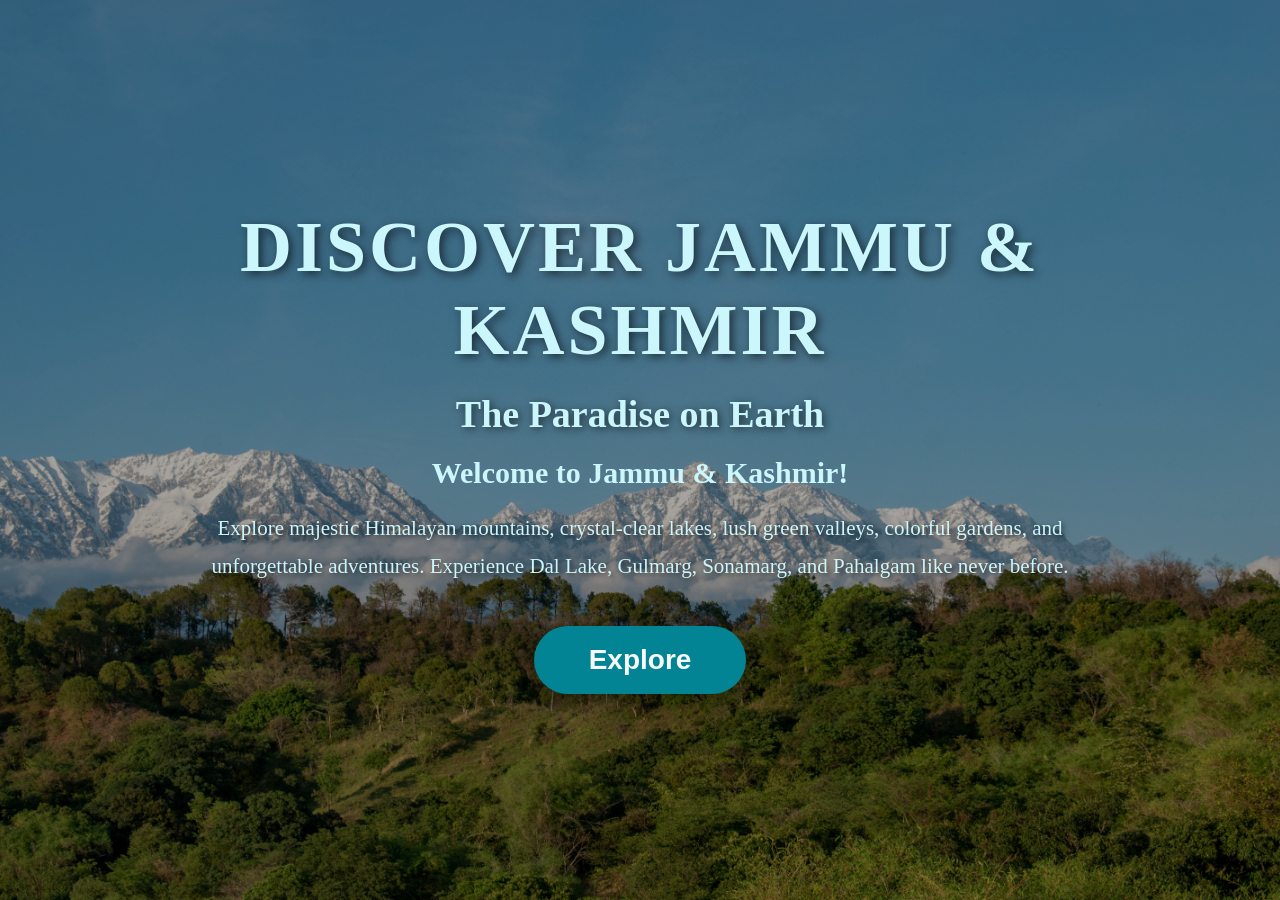
<file: index.html>
<!DOCTYPE html>
<html lang="en">
<head>
    <meta charset="UTF-8">
    <meta name="viewport" content="width=device-width, initial-scale=1.0">
    <title>Jammu and Kashmir Tourism</title>
    <link rel="stylesheet" href="style.css">
</head>
<body>

    <section class="hero">

        <div class="overlay"></div>

        <div class="container">

            <h1>DISCOVER JAMMU & KASHMIR</h1>

            <h2> The Paradise on Earth </h2>

            <h3>Welcome to Jammu & Kashmir!</h3>

            <p>
                Explore majestic Himalayan mountains, crystal-clear lakes,
                lush green valleys, colorful gardens, and unforgettable
                adventures. Experience Dal Lake, Gulmarg, Sonamarg,
                and Pahalgam like never before.
            </p>

            <button onclick="startExploring()">
                Explore
            </button>

        </div>

    </section>

    <script src="script.js"></script>

</body>
</html>
</file>
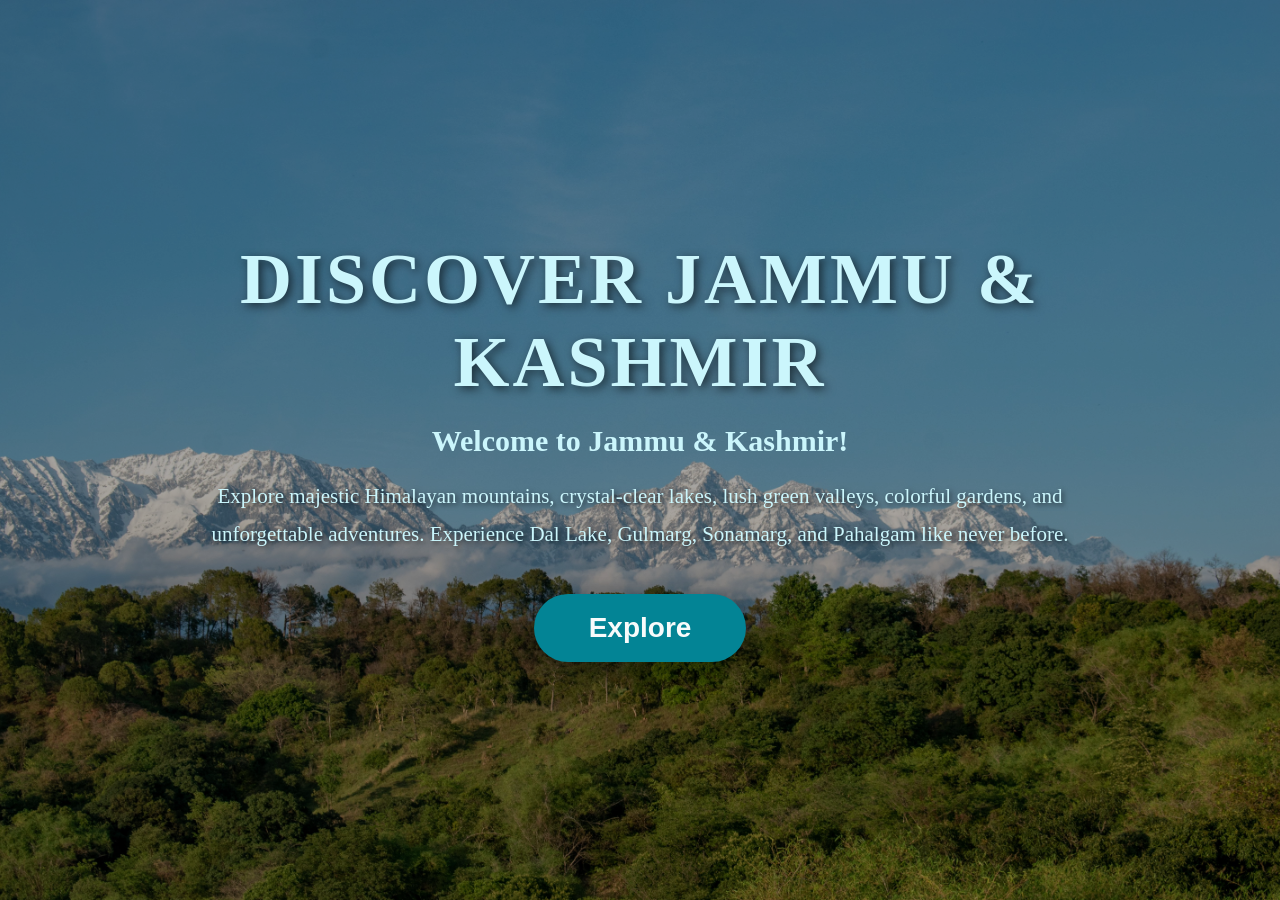
<file: Home/index.html>
<!DOCTYPE html>
<html lang="en">
<head>
    <meta charset="UTF-8">
    <meta name="viewport" content="width=device-width, initial-scale=1.0">
    <title>Jammu and Kashmir Tourism</title>
    <link rel="stylesheet" href="style.css">
</head>
<body>

    <section class="hero">

        <div class="overlay"></div>

        <div class="container">

            <h1>DISCOVER JAMMU & KASHMIR</h1>

            

            <h3>Welcome to Jammu & Kashmir!</h3>

            <p>
                Explore majestic Himalayan mountains, crystal-clear lakes,
                lush green valleys, colorful gardens, and unforgettable
                adventures. Experience Dal Lake, Gulmarg, Sonamarg,
                and Pahalgam like never before.
            </p>

            <button onclick="startExploring()">
                Explore
            </button>

        </div>

    </section>

    <script src="script.js"></script>

</body>
</html>
</file>
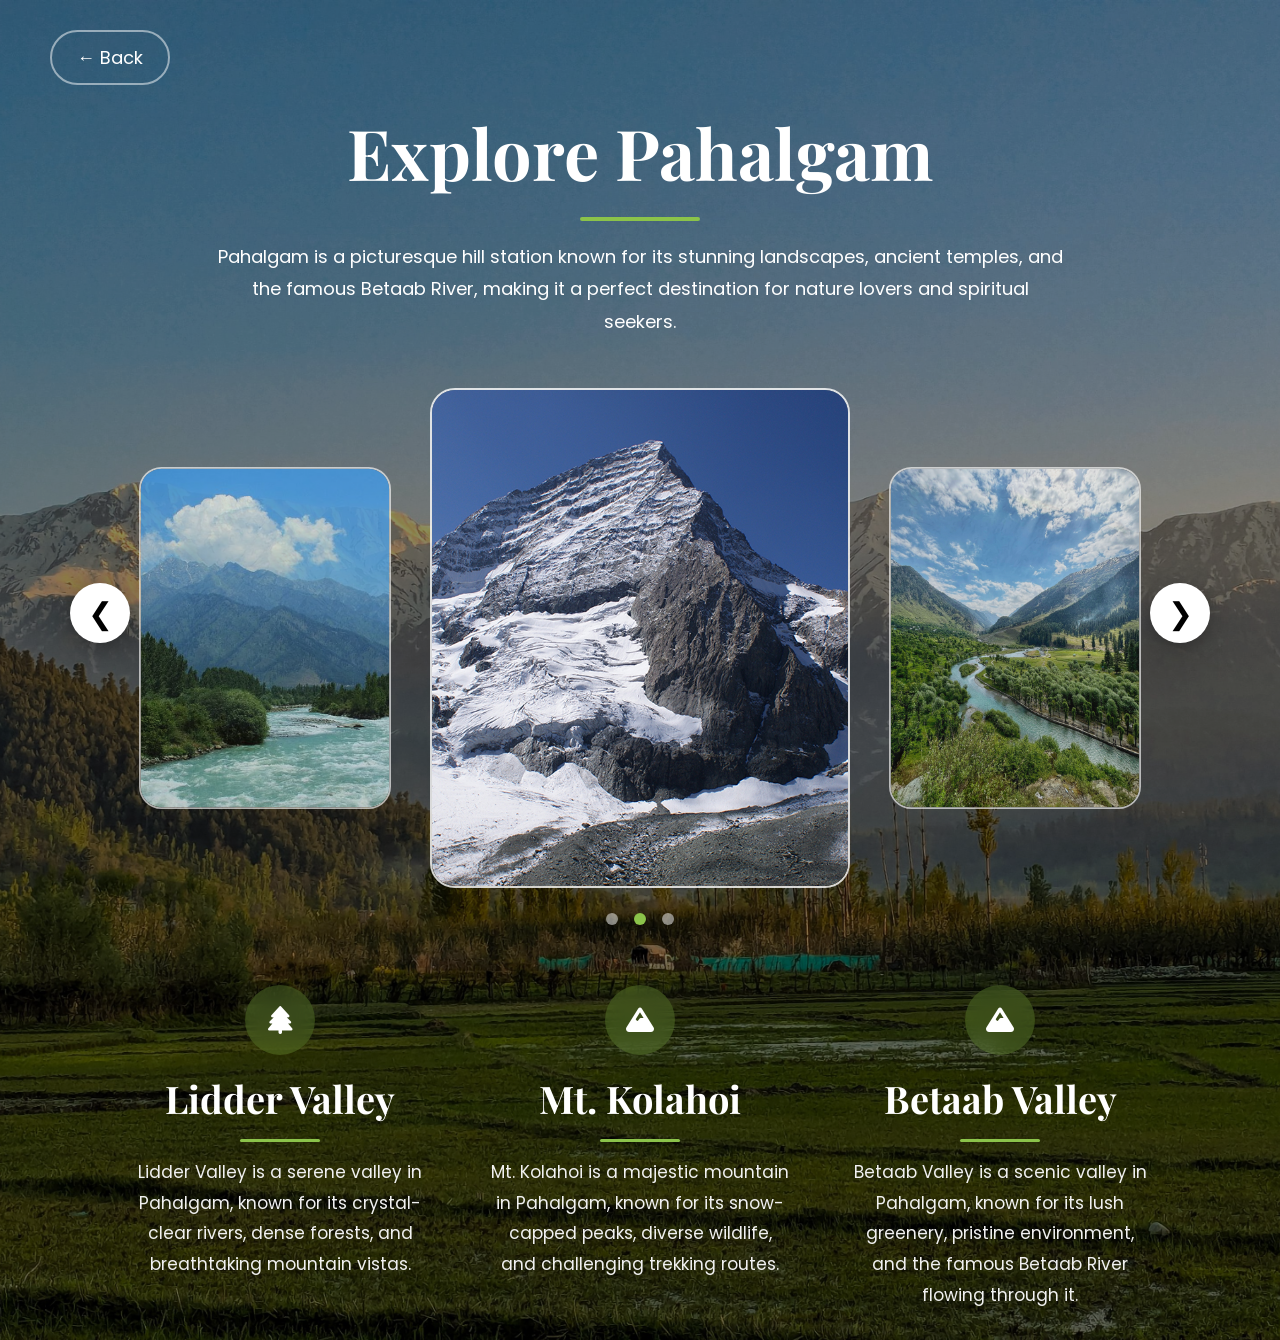
<file: pahalgam.html>
<!DOCTYPE html>
<html lang="en">
<head>
    <meta charset="UTF-8">
    <meta name="viewport" content="width=device-width, initial-scale=1.0">
    <title>Explore Pahalgam</title>
    <link rel="stylesheet" href="pahalgam.css">
    <link rel="stylesheet" href="https://cdnjs.cloudflare.com/ajax/libs/font-awesome/6.5.2/css/all.min.css">
   
</head>

<body>

<div class="overlay">

    <!-- Back Button -->
    <a href="place.html" class="back-btn">← Back</a>

    <!-- Heading -->
    <h1>Explore Pahalgam</h1>

    <div class="line"></div>

    <p class="subtitle">
        Pahalgam is a picturesque hill station known for its stunning landscapes, ancient temples, and the famous Betaab River, making it a perfect destination for nature lovers and spiritual seekers.
    </p>

    <!-- Image Slider -->

    <div class="slider">

        <button class="arrow left" onclick="prevSlide()">&#10094;</button>

        <div class="slider-container">

            

            <img src="pahalgam_img/Lidder-Valley.avif" class="slide active" alt="Lidder Valley">

            <img src="pahalgam_img/Mt.kolahoi.jpg" class="slide side" alt="Mt. Kolahoi">

            <img src="pahalgam_img/Betaab Valley.jpg" class="slide side" alt="Betaab Valley">

        </div>

        <button class="arrow right" onclick="nextSlide()">&#10095;</button>

    </div>

    <!-- Dots -->

    <div class="dots">

        <span class="dot active-dot"></span>

        <span class="dot"></span>

        <span class="dot"></span>

    </div>

    <!-- Places -->

    <div class="cards">

        <div class="card">
             <div class="icon">
            <i class="fa-solid fa-tree"></i>
        </div>
            <h2>Lidder Valley</h2>
            <div class="small-line"></div>
            <p>
                Lidder Valley is a serene valley in Pahalgam, known for its crystal-clear rivers, dense forests, and breathtaking mountain vistas.
            </p>
        </div>

        <div class="card">
             <div class="icon">
            <i class="fa-solid fa-mountain"></i>
        </div>
            <h2>Mt. Kolahoi</h2>
            <div class="small-line"></div>
            <p>
                Mt. Kolahoi is a majestic mountain in Pahalgam, known for its snow-capped peaks, diverse wildlife, and challenging trekking routes.
            </p>
        </div>

        <div class="card">
             <div class="icon">
            <i class="fa-solid fa-mountain"></i>
        </div>
            <h2>Betaab Valley</h2>
            <div class="small-line"></div>
            <p>
                Betaab Valley is a scenic valley in Pahalgam, known for its lush greenery, pristine environment, and the famous Betaab River flowing through it.
            </p>
        </div>

    </div>

</div>

<script src="pahalgam.js"></script>

</body>
</html>
</file>
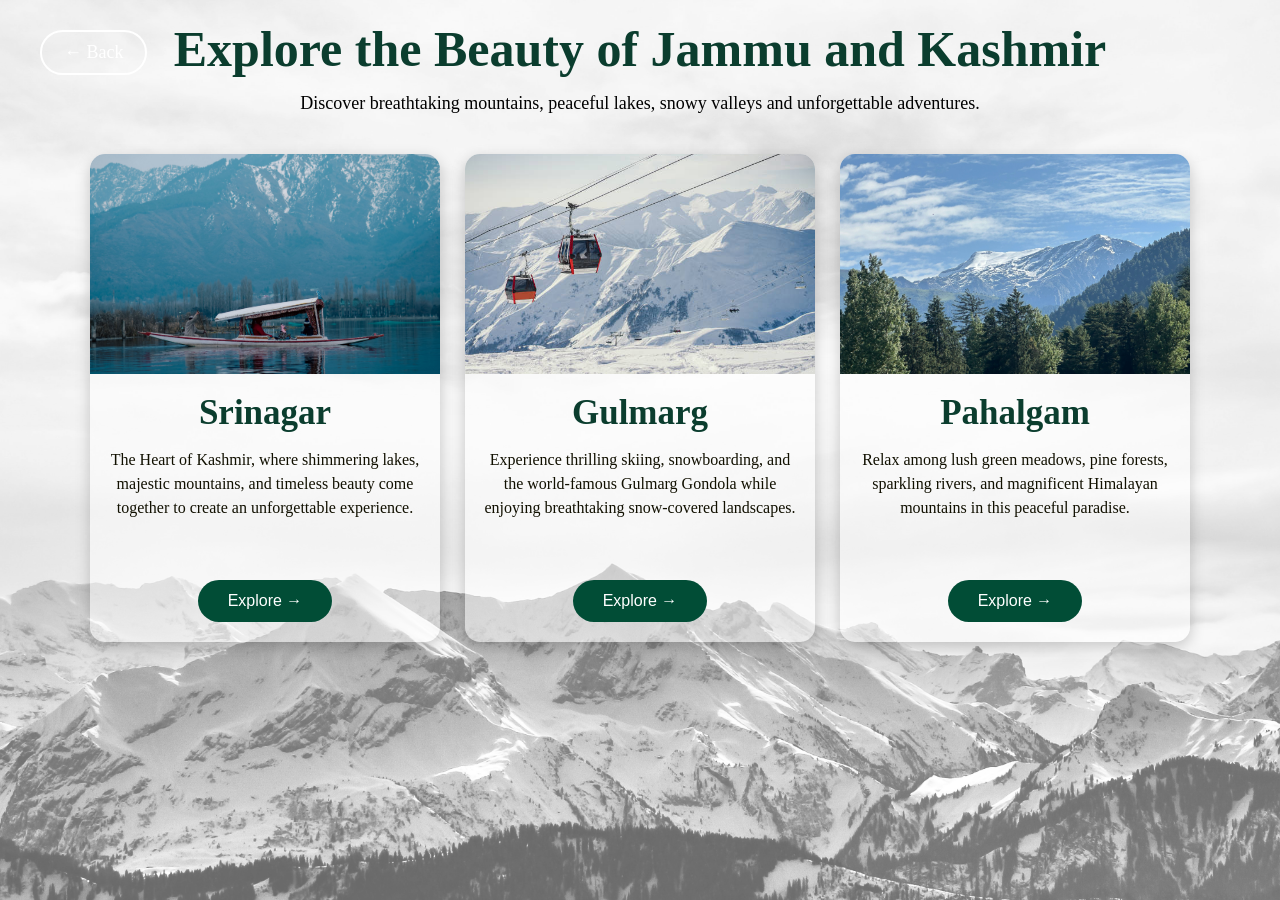
<file: place.html>
<!DOCTYPE html>
<html lang="en">
<head>
    <meta charset="UTF-8">
    <meta name="viewport" content="width=device-width, initial-scale=1.0">
    <title>Explore Jammu And Kashmir</title>
    <link rel="stylesheet" href="place.css">
</head>
<body>
    <section class="places">
        <!-- Back Button -->
    <a href="index.html" class="back-btn">← Back</a>

        <h1>Explore the Beauty of Jammu and Kashmir</h1>
        <p>
        Discover breathtaking mountains, peaceful lakes,
        snowy valleys and unforgettable adventures.
        </p>
        <div class="place-list">
            <div class="place">
                <img src="place/Srinagar.jpg" alt="Srinagar">
                <h3>Srinagar</h3>
                <p>The Heart of Kashmir, where shimmering lakes, majestic mountains, and timeless beauty come together to create an unforgettable experience.</p>
                 
        <button onclick="Explore('srinagar.html')">
         Explore →
        </button>
            </div>
            <div class="place">
                <img src="place/gulmarg.jpg" alt="Gulmarg">
                <h3>Gulmarg</h3>
                <p>Experience thrilling skiing, snowboarding,
                and the world-famous Gulmarg Gondola while
                enjoying breathtaking snow-covered landscapes.</p>
                <button onclick="Explore('gulmarg.html')">
                  Explore →
                    </button>

        
            </div>
            <div class="place">
               <img src="place/pahalgam.jpg" alt="Pahalgam">
            <h3>Pahalgam</h3>
            <p>Relax among lush green meadows, pine forests,
                sparkling rivers, and magnificent Himalayan
                mountains in this peaceful paradise.
            </p>
            <button onclick="Explore('pahalgam.html')">
               Explore →
            </button>
            </div>
            <script src="place.js"></script>
        </div>
    </section>    
    
</body>
</html>
</file>
<file: style.css>
*{
    margin:0;
    padding:0;
    box-sizing:border-box;
}

body{
    font-family:Georgia, times, serif;
}

.hero{
    width:100%;
    height:100vh;

    background-image:url("background.jpg");   /* Change to your image */

    background-size:cover;
    background-position:center;
    background-repeat:no-repeat;

    position:relative;

    display:flex;
    justify-content:center;
    align-items:center;
}

.overlay{
    position:absolute;
    width:100%;
    height:100%;
    background:rgba(0,0,0,0.35);
}

.container{
    position:relative;
    z-index:2;
    text-align:center;
    color:rgb(203, 246, 252);
    width:90%;
    max-width:1000px;
}

.container h1{
    font-size:72px;
    font-weight:bold;
    letter-spacing:3px;
    margin-bottom:20px;
    text-shadow:3px 3px 10px rgba(0,0,0,0.6);
}

.container h2{
    font-size:38px;
    margin-bottom:20px;
    text-shadow:2px 2px 8px rgba(0,0,0,0.6);
}

.container h3{
    font-size:30px;
    margin-bottom:20px;
}

.container p{
    font-size:21px;
    line-height:1.8;
    max-width:900px;
    margin:0 auto 40px;
    text-shadow:2px 2px 5px rgba(0,0,0,0.6);
}

button{
    padding:18px 55px;
    border:none;
    border-radius:50px;

    background:#038495;
    color:rgb(248, 251, 251);

    font-size:28px;
    font-weight:bold;

    cursor:pointer;

    transition:.3s;

    box-shadow:0 10px 25px rgba(0,0,0,0.4);
}

button:hover{
    background:#91daf3;
    transform:translateY(-5px);
}
</file>
<file: Home/style.css>
*{
    margin:0;
    padding:0;
    box-sizing:border-box;
}

body{
    font-family:Georgia, times, serif;
}

.hero{
    width:100%;
    height:100vh;

    background-image:url("background.jpg");   /* Change to your image */

    background-size:cover;
    background-position:center;
    background-repeat:no-repeat;

    position:relative;

    display:flex;
    justify-content:center;
    align-items:center;
}

.overlay{
    position:absolute;
    width:100%;
    height:100%;
    background:rgba(0,0,0,0.35);
}

.container{
    position:relative;
    z-index:2;
    text-align:center;
    color:rgb(203, 246, 252);
    width:90%;
    max-width:1000px;
}

.container h1{
    font-size:72px;
    font-weight:bold;
    letter-spacing:3px;
    margin-bottom:20px;
    text-shadow:3px 3px 10px rgba(0,0,0,0.6);
}

.container h2{
    font-size:38px;
    margin-bottom:20px;
    text-shadow:2px 2px 8px rgba(0,0,0,0.6);
}

.container h3{
    font-size:30px;
    margin-bottom:20px;
}

.container p{
    font-size:21px;
    line-height:1.8;
    max-width:900px;
    margin:0 auto 40px;
    text-shadow:2px 2px 5px rgba(0,0,0,0.6);
}

button{
    padding:18px 55px;
    border:none;
    border-radius:50px;

    background:#038495;
    color:rgb(248, 251, 251);

    font-size:28px;
    font-weight:bold;

    cursor:pointer;

    transition:.3s;

    box-shadow:0 10px 25px rgba(0,0,0,0.4);
}

button:hover{
    background:#91daf3;
    transform:translateY(-5px);
}
</file>
<file: pahalgam.css>
@import url('https://fonts.googleapis.com/css2?family=Playfair+Display:wght@700&family=Poppins:wght@300;400;500;600&display=swap');

*{
    margin:0;
    padding:0;
    box-sizing:border-box;
}

body{
    font-family:'Poppins',sans-serif;
    background:url("pahalgam_img/background.jpg") no-repeat center center/cover;
    min-height:100vh;
}

/* Overlay */

.overlay{
    width:100%;
    min-height:100vh;
    background:rgba(0,0,0,.45);
    padding:30px 50px;
}

/* Back Button */

.back-btn{
    display:inline-block;
    text-decoration:none;
    color:white;
    border:2px solid rgba(255,255,255,.5);
    padding:12px 25px;
    border-radius:30px;
    font-size:18px;
    transition:.3s;
}

.back-btn:hover{
    background:white;
    color:#0b5d3b;
}

/* Heading */

h1{
    text-align:center;
    color:white;
    font-size:70px;
    font-family:'Playfair Display',serif;
    margin-top:20px;
}

/* Green Line */

.line{
    width:120px;
    height:4px;
    background:#8bc34a;
    margin:18px auto;
    border-radius:20px;
}

/* Subtitle */

.subtitle{
    text-align:center;
    color:white;
    max-width:850px;
    margin:20px auto 50px;
    font-size:18px;
    line-height:1.8;
}

/* ================= Slider ================= */

.slider{
    position:relative;
    display:flex;
    justify-content:center;
    align-items:center;
}

.slider-container{
    display:flex;
    justify-content:center;
    align-items:center;
    gap:25px;
}

/* Images */

.slide{
    width:280px;
    height:380px;
    object-fit:cover;
    border-radius:25px;
    transition:.5s;
    opacity:.6;
    transform:scale(.9);
    border:2px solid rgba(255,255,255,.8);
}

/* Center Image */

.slide.active{
    width:420px;
    height:500px;
    opacity:1;
    transform:scale(1);
}

/* Side Images */

.slide.side{
    opacity:.8;
}

/* Arrows */

.arrow{
    position:absolute;
    top:45%;
    transform:translateY(-50%);
    width:60px;
    height:60px;
    border-radius:50%;
    border:none;
    background:white;
    font-size:30px;
    cursor:pointer;
    transition:.3s;
    box-shadow:0 5px 20px rgba(0,0,0,.3);
}

.arrow:hover{
    background:#2e7d32;
    color:white;
}

.left{
    left:20px;
}

.right{
    right:20px;
}

/* Dots */

.dots{
    display:flex;
    justify-content:center;
    margin-top:25px;
}

.dot{
    width:12px;
    height:12px;
    background:white;
    border-radius:50%;
    margin:0 8px;
    opacity:.5;
    cursor:pointer;
}

.active-dot{
    opacity:1;
    background:#8bc34a;
}

/* ================= Cards ================= */

.cards{
    display:flex;
    justify-content:center;
    gap:60px;
    margin-top:60px;
    flex-wrap:wrap;
}

.card{
    width:300px;
    text-align:center;
    color:white;
}

/* Icon */

.icon{
    width:70px;
    height:70px;
    border-radius:50%;
    background:rgba(139,195,74,.25);
    margin:auto;
    display:flex;
    justify-content:center;
    align-items:center;
    backdrop-filter:blur(10px);
}

.icon i{
    font-size:28px;
    color:white;
}

/* Card Title */

.card h2{
    margin-top:18px;
    font-size:38px;
    font-family:'Playfair Display',serif;
}

/* Small Line */

.small-line{
    width:80px;
    height:3px;
    background:#8bc34a;
    margin:15px auto;
    border-radius:20px;
}

/* Paragraph */

.card p{
    font-size:17px;
    line-height:1.8;
    color:#f1f1f1;
}

/* Hover */

.card:hover{
    transform:translateY(-8px);
    transition:.4s;
}

/* ================= Responsive ================= */

@media(max-width:1100px){

.slider-container{
    gap:15px;
}

.slide{
    width:220px;
    height:300px;
}

.slide.active{
    width:300px;
    height:380px;
}

.cards{
    gap:30px;
}

}

@media(max-width:768px){

.overlay{
    padding:20px;
}

h1{
    font-size:42px;
}

.subtitle{
    font-size:16px;
}

.slider-container{
    flex-direction:column;
}

.arrow{
    display:none;
}

.slide,
.slide.active{
    width:95%;
    height:280px;
}

.cards{
    flex-direction:column;
    align-items:center;
}

.card{
    width:90%;
}

}
</file>
<file: place.css>
*{
    margin:0;
    padding:0;
    box-sizing:border-box;
}

body{
    font-family: Georgia, 'Times New Roman', Times, serif;
    background-image:url("place/background.jpg");
    background-size:cover;
    background-position:center;
}
.back-btn{
    position:absolute;
    top:30px;
    left:40px;

    text-decoration:none;
    color:white;
    border:2px solid white;
    padding:10px 22px;
    border-radius:30px;
    font-size:18px;
    transition:0.3s;
}

.back-btn:hover{
    background:white;
    color:#1f5b3f;
}

.places{
    text-align:center;
    height:100vh;
    padding:20px;
    background: rgba(255,255,255,0.4);

}

.places h1{
    font-size:50px;
    color:#0b3d2e;
    margin-bottom:15px;
}

.places p{
    font-size:18px;
    color:#000;
    margin-bottom:40px;
}

.place-list{
    display:flex;
    justify-content:center;
    gap:25px;
    flex-wrap:wrap;
}

.place{
    width:350px;
    background:rgba(255,255,255,0.5);
    border-radius:15px;
    overflow:hidden;
    box-shadow:0 5px 15px rgba(0,0,0,0.2);
    transition:0.3s;
}

.place:hover{
    transform:translateY(-8px);
}

.place img{
    width:100%;
    height:220px;
    object-fit:cover;
}

.place h3{
    font-size:35px;
    color:#0b3d2e;
    margin:15px 0;
}

.place p{
    font-size:16px;
    padding:0 15px;
    color:#111000;
    line-height:1.5;
}

.place button{
    margin:20px 0;
    padding:12px 30px;
    background:#014d36;
    color:white;
    border:none;
    border-radius:25px;
    font-size:16px;
    cursor:pointer;
}

.place button:hover{
    background:#146b4c;
}
</file>
